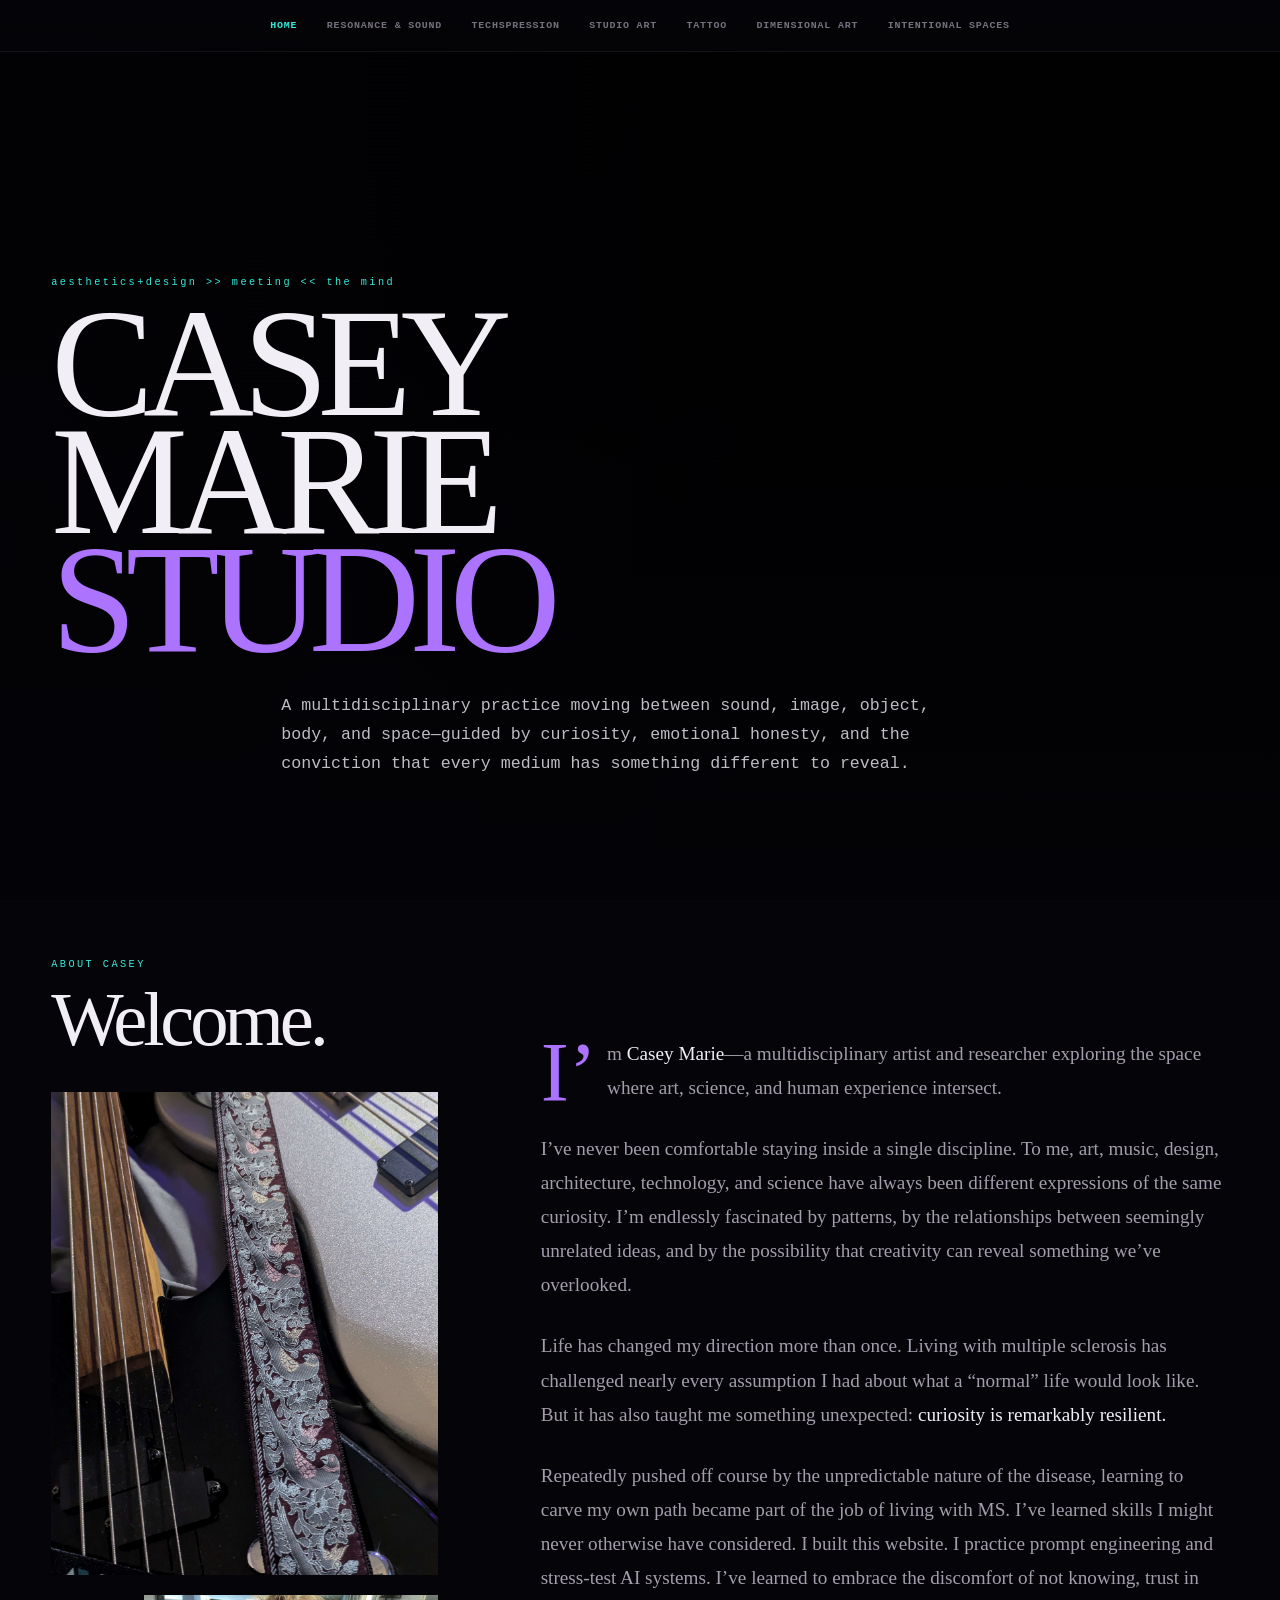
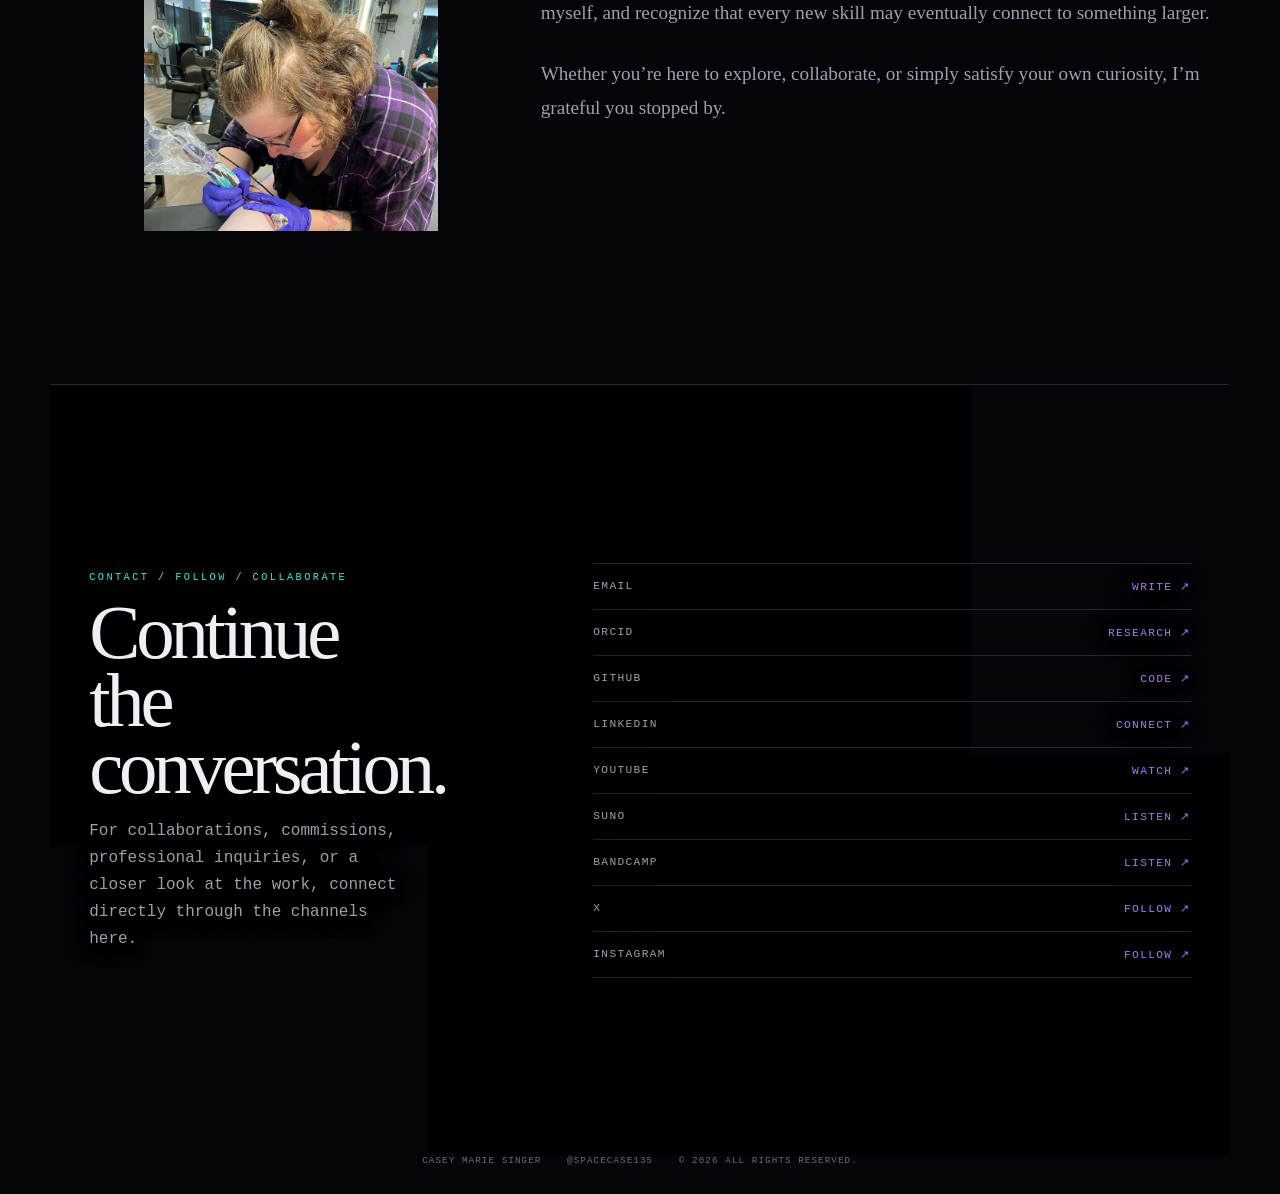
<file: index.html>
<!doctype html>
<html lang="en">
<head>
  <meta charset="utf-8">
  <meta name="viewport" content="width=device-width, initial-scale=1, viewport-fit=cover">
  <title>Casey Marie Studio</title>
  <meta name="description" content="The portfolio of Casey Marie Singer: sound, digital expression, studio art, tattoo, dimensional objects, and intentional spaces.">
  <meta name="author" content="Casey Marie Singer">
  <link rel="canonical" href="https://caseymarie.studio/">
  <link rel="icon" type="image/png" href="portfolio-media/home/favicon.png">
  <meta property="og:type" content="website">
  <meta property="og:title" content="Casey Marie Studio">
  <meta property="og:description" content="A multidisciplinary practice spanning sound, image, object, body, and space.">
  <meta property="og:url" content="https://caseymarie.studio/">
  <meta property="og:image" content="https://caseymarie.studio/portfolio-media/home/home1.jpg">
  <style>
    :root {
      --void: #050509;
      --paper: #f2eef6;
      --muted: #a49dac;
      --cyan: #35ead9;
      --violet: #ac73ff;
      --line: rgba(229, 220, 246, .16);
      --page: min(92vw, 1220px);
    }

    * { box-sizing: border-box; }
    html { scroll-behavior: smooth; }
    body {
      margin: 0;
      overflow-x: hidden;
      background: var(--void);
      color: var(--paper);
      font-family: "Courier New", Courier, monospace;
    }
    a { color: inherit; }
    .skip-link {
      position: fixed;
      top: -5rem;
      left: 1rem;
      z-index: 100;
      padding: .8rem 1rem;
      background: var(--paper);
      color: var(--void);
    }
    .skip-link:focus { top: 1rem; }

    nav {
      position: fixed;
      inset: 0 0 auto;
      z-index: 30;
      display: flex;
      align-items: center;
      justify-content: center;
      flex-wrap: wrap;
      gap: 9px 0;
      padding: 20px clamp(10px, 2.5vw, 28px);
      border-bottom: 1px solid rgba(255,255,255,.055);
      background: linear-gradient(to bottom, rgba(5,5,9,.94), rgba(5,5,9,.72));
      backdrop-filter: blur(12px);
    }
    nav a {
      margin: 0 clamp(7px, 1.15vw, 15px);
      color: #77717f;
      font-size: clamp(.56rem, .78vw, .7rem);
      font-weight: 700;
      letter-spacing: .08em;
      text-decoration: none;
      text-transform: uppercase;
      transition: color .2s;
    }
    nav a:hover,
    nav a:focus-visible,
    nav a.active { color: var(--cyan); }

    .hero {
      position: relative;
      min-height: 100svh;
      display: grid;
      align-items: end;
      overflow: hidden;
      isolation: isolate;
      padding: 130px max(4vw, 18px) clamp(72px, 10vw, 122px);
    }
    .hero-media,
    .hero-shade { position: absolute; inset: 0; }
    .hero-media { z-index: -3; }
    .hero-media img,
    .hero-media video {
      width: 100%;
      height: 100%;
      object-fit: contain;
      background: #000;
    }
    .hero-shade {
      z-index: -2;
      background:
        linear-gradient(180deg, rgba(3,3,7,.14), rgba(3,3,7,.18) 40%, rgba(3,3,7,.92) 100%),
        linear-gradient(90deg, rgba(3,3,7,.7), transparent 62%);
    }
    .hero::after {
      content: "";
      position: absolute;
      inset: 0;
      z-index: -1;
      pointer-events: none;
      opacity: .12;
      background-image: linear-gradient(rgba(255,255,255,.04) 1px, transparent 1px);
      background-size: 100% 4px;
    }
    .hero-copy { width: min(92vw, 1180px); margin: 0 auto; }
    .eyebrow,
    .section-kicker {
      margin: 0 0 1rem;
      color: var(--cyan);
      font-size: .64rem;
      letter-spacing: .24em;
      text-transform: uppercase;
    }
    h1 {
      max-width: 9ch;
      margin: 0;
      font: 400 clamp(4rem, 12vw, 9.6rem)/.77 Georgia, serif;
      letter-spacing: -.07em;
      text-transform: uppercase;
      text-wrap: balance;
    }
    h1 span { color: var(--violet); }
    .hero-declaration {
      max-width: 690px;
      margin: 2rem 0 0 clamp(0px, 18vw, 230px);
      color: rgba(242,238,246,.79);
      font-size: clamp(.84rem, 1.3vw, 1.04rem);
      line-height: 1.75;
    }
    .hero .eyebrow { text-transform: none; }

    .profile {
      width: var(--page);
      margin: auto;
      padding: clamp(34px, 4.5vw, 66px) 0 clamp(90px, 12vw, 170px);
      display: grid;
      grid-template-columns: minmax(240px, .72fr) minmax(0, 1.28fr);
      gap: clamp(42px, 8vw, 110px);
      border-bottom: 1px solid var(--line);
    }
    .profile-heading h2,
    .connect h2 {
      margin: 0;
      font: 400 clamp(2.7rem, 6vw, 5.8rem)/.88 Georgia, serif;
      letter-spacing: -.055em;
    }
    .profile-heading img {
      display: block;
      width: min(100%, 430px);
      margin-top: 2.4rem;
      aspect-ratio: 4 / 5;
      object-fit: cover;
      filter: saturate(.88) contrast(1.03);
    }
    .profile-heading img + img {
      width: min(76%, 330px);
      margin: 1.25rem 0 0 auto;
      aspect-ratio: 5 / 4;
      object-position: center 44%;
    }
    .profile-copy {
      align-self: center;
      color: var(--muted);
      font-family: Georgia, serif;
      font-size: clamp(1.06rem, 1.5vw, 1.3rem);
      line-height: 1.78;
    }
    .profile-copy p { margin: 0 0 1.4em; }
    .profile-copy p:first-child::first-letter {
      float: left;
      margin: .08em .12em 0 0;
      color: var(--violet);
      font-size: 4.4em;
      line-height: .72;
    }
    .profile-copy strong { color: var(--paper); font-weight: 400; }

    .contact-stage {
      display: grid;
      width: 100%;
      overflow: hidden;
    }
    .motion-pair {
      grid-area: 1 / 1;
      width: var(--page);
      margin: auto;
      padding: 0;
      display: grid;
      grid-template-columns: 1fr;
      gap: 0;
    }
    .motion-frame {
      position: relative;
      width: 78%;
      overflow: hidden;
      background: #000;
    }
    .motion-frame:first-child { z-index: 2; }
    .motion-frame:nth-child(2) {
      width: 68%;
      margin: clamp(-125px, -7vw, -62px) 0 0 auto;
      z-index: 1;
    }
    .motion-frame video {
      display: block;
      width: 100%;
      height: auto;
      max-height: 88svh;
      object-fit: contain;
      margin: auto;
    }
    .motion-label {
      position: absolute;
      left: 14px;
      bottom: 12px;
      padding: .45rem .58rem;
      color: rgba(242,238,246,.72);
      background: rgba(5,5,9,.66);
      font-size: .53rem;
      letter-spacing: .16em;
      text-transform: uppercase;
      backdrop-filter: blur(8px);
    }

    .connect {
      position: relative;
      z-index: 4;
      grid-area: 1 / 1;
      align-self: stretch;
      align-items: center;
      width: var(--page);
      margin: 0 auto;
      padding: clamp(42px, 7vw, 90px) 0;
      display: grid;
      grid-template-columns: minmax(240px, .75fr) minmax(0, 1.25fr);
      gap: clamp(38px, 8vw, 100px);
    }
    .connect-intro,
    .link-list {
      padding: clamp(22px, 3vw, 38px);
      border: 0;
      background: transparent;
      backdrop-filter: none;
      box-shadow: none;
      text-shadow: 0 2px 10px #000, 0 0 24px rgba(0,0,0,.9);
    }
    .connect-intro p:last-child {
      max-width: 420px;
      color: var(--muted);
      line-height: 1.7;
    }
    .link-list { display: grid; align-content: start; }
    .link-list a {
      display: flex;
      justify-content: space-between;
      gap: 1rem;
      padding: 1rem 0;
      border-bottom: 1px solid var(--line);
      color: var(--muted);
      font-size: .7rem;
      letter-spacing: .12em;
      text-decoration: none;
      text-transform: uppercase;
    }
    .link-list a:first-child { border-top: 1px solid var(--line); }
    .link-list a:hover,
    .link-list a:focus-visible { color: var(--cyan); }
    .link-list span:last-child { color: var(--violet); }

    footer {
      display: flex;
      justify-content: center;
      gap: clamp(10px, 2vw, 28px);
      width: var(--page);
      margin: auto;
      padding: 0 0 max(28px, env(safe-area-inset-bottom));
      color: #706a77;
      font-size: clamp(.38rem, .72vw, .58rem);
      letter-spacing: .12em;
      text-transform: uppercase;
      white-space: nowrap;
    }

    @media (max-width: 760px) {
      nav { position: absolute; padding-block: 14px; }
      nav a { margin-inline: 7px; font-size: .52rem; }
      .hero { min-height: 96svh; padding-top: 145px; }
      .hero-shade { background: linear-gradient(180deg, rgba(3,3,7,.16), rgba(3,3,7,.28) 44%, rgba(3,3,7,.95) 100%); }
      h1 { font-size: clamp(3.55rem, 19vw, 6.2rem); }
      .hero-declaration { margin-left: 0; max-width: 94%; }
      .profile,
      .connect { grid-template-columns: 1fr; }
      .profile-heading img { width: 74%; }
      .profile-heading img + img { width: 62%; }
      .motion-pair { width: 100%; grid-template-columns: 1fr; }
      .motion-frame,
      .motion-frame:nth-child(2) { width: 92%; }
      .motion-frame:nth-child(2) { margin: -22px 0 0 auto; }
      .connect { margin: 0 auto; align-self: center; }
      .connect-intro,
      .link-list { padding: 20px; }
      footer {
        gap: clamp(5px, 1.8vw, 10px);
        width: calc(100% - 16px);
        padding-inline: 8px;
        font-size: clamp(.31rem, 1.25vw, .46rem);
        letter-spacing: .06em;
      }
    }

    @media (prefers-reduced-motion: reduce) {
      html { scroll-behavior: auto; }
      .motion-frame video { display: none; }
      .motion-frame:first-child { background: url("portfolio-media/home/home2.jpg") center / cover; }
      .motion-frame:nth-child(2) { background: url("portfolio-media/home/home1.jpg") center 42% / cover; }
    }
  </style>
</head>
<body>
  <a class="skip-link" href="#profile">Skip to artist profile</a>

  <nav aria-label="Portfolio navigation">
    <a class="active" href="index.html" aria-current="page">Home</a>
    <a href="resonance.html">Resonance &amp; Sound</a>
    <a href="techspressionism.html">Techspression</a>
    <a href="studio.html">Studio Art</a>
    <a href="tattoo.html">Tattoo</a>
    <a href="dimensional.html">Dimensional Art</a>
    <a href="spaces.html">Intentional Spaces</a>
  </nav>

  <main>
    <section class="hero" aria-labelledby="page-title">
      <div class="hero-media" aria-hidden="true">
        <video class="ambient-video" data-speed="0.75" autoplay muted loop playsinline preload="metadata">
          <source src="portfolio-media/home/home4.mp4" type="video/mp4">
        </video>
      </div>
      <div class="hero-shade" aria-hidden="true"></div>
      <div class="hero-copy">
        <p class="eyebrow">aesthetics+design &gt;&gt; meeting &lt;&lt; the mind</p>
        <h1 id="page-title">Casey Marie <span>Studio</span></h1>
        <p class="hero-declaration">A multidisciplinary practice moving between sound, image, object, body, and space—guided by curiosity, emotional honesty, and the conviction that every medium has something different to reveal.</p>
      </div>
    </section>

    <section id="profile" class="profile" aria-labelledby="profile-title">
      <div class="profile-heading">
        <p class="section-kicker">About Casey</p>
        <h2 id="profile-title">Welcome.</h2>
        <img src="portfolio-media/home/home2.jpg" alt="Close view of instruments and a woven guitar strap in Casey Marie Singer’s studio" loading="lazy">
        <img src="portfolio-media/home/home1.jpg" alt="Casey Marie Singer concentrating while creating a tattoo" loading="lazy">
      </div>
      <div class="profile-copy">
        <p>I’m <strong>Casey Marie</strong>—a multidisciplinary artist and researcher exploring the space where art, science, and human experience intersect.</p>
        <p>I’ve never been comfortable staying inside a single discipline. To me, art, music, design, architecture, technology, and science have always been different expressions of the same curiosity. I’m endlessly fascinated by patterns, by the relationships between seemingly unrelated ideas, and by the possibility that creativity can reveal something we’ve overlooked.</p>
        <p>Life has changed my direction more than once. Living with multiple sclerosis has challenged nearly every assumption I had about what a “normal” life would look like. But it has also taught me something unexpected: <strong>curiosity is remarkably resilient.</strong></p>
        <p>Repeatedly pushed off course by the unpredictable nature of the disease, learning to carve my own path became part of the job of living with MS. I’ve learned skills I might never otherwise have considered. I built this website. I practice prompt engineering and stress-test AI systems. I’ve learned to embrace the discomfort of not knowing, trust in myself, and recognize that every new skill may eventually connect to something larger.</p>
        <p>Whether you’re here to explore, collaborate, or simply satisfy your own curiosity, I’m grateful you stopped by.</p>
      </div>
    </section>

    <section class="contact-stage" aria-label="Contact and moving studio studies">
      <div class="motion-pair" aria-hidden="true">
      <div class="motion-frame">
        <video class="ambient-video" data-speed="0.75" autoplay muted loop playsinline preload="none">
          <source src="portfolio-media/home/home3.mp4" type="video/mp4">
        </video>
      </div>
      <div class="motion-frame">
        <video class="ambient-video" data-speed="1" autoplay muted loop playsinline preload="none">
          <source src="portfolio-media/home/home5.mp4" type="video/mp4">
        </video>
      </div>
      </div>

      <div class="connect" aria-labelledby="connect-title">
      <div class="connect-intro">
        <p class="section-kicker">Contact / Follow / Collaborate</p>
        <h2 id="connect-title">Continue the conversation.</h2>
        <p>For collaborations, commissions, professional inquiries, or a closer look at the work, connect directly through the channels here.</p>
      </div>
      <div class="link-list">
        <a href="mailto:spacecase135@outlook.com"><span>Email</span><span>Write ↗</span></a>
        <a href="https://orcid.org/0009-0002-5804-8915" target="_blank" rel="me noopener"><span>ORCID</span><span>Research ↗</span></a>
        <a href="https://github.com/spacecase135" target="_blank" rel="me noopener"><span>GitHub</span><span>Code ↗</span></a>
        <a href="https://www.linkedin.com/in/caseymarieroy" target="_blank" rel="me noopener"><span>LinkedIn</span><span>Connect ↗</span></a>
        <a href="https://youtube.com/@spacecase135" target="_blank" rel="me noopener"><span>YouTube</span><span>Watch ↗</span></a>
        <a href="https://suno.com/@spacecase135" target="_blank" rel="me noopener"><span>Suno</span><span>Listen ↗</span></a>
        <a href="https://shehitgroundzero.bandcamp.com/" target="_blank" rel="me noopener"><span>Bandcamp</span><span>Listen ↗</span></a>
        <a href="https://x.com/SpaceCase135" target="_blank" rel="me noopener"><span>X</span><span>Follow ↗</span></a>
        <a href="https://www.instagram.com/spacecase135" target="_blank" rel="me noopener"><span>Instagram</span><span>Follow ↗</span></a>
      </div>
      </div>
    </section>
  </main>

  <footer>
    <span>CASEY MARIE SINGER</span>
    <span>@SPACECASE135</span>
    <span>© 2026 ALL RIGHTS RESERVED.</span>
  </footer>
  <script>
    document.querySelectorAll(".ambient-video").forEach(video => {
      video.defaultMuted = true;
      video.muted = true;
      video.addEventListener("loadedmetadata", () => {
        video.playbackRate = Number(video.dataset.speed || 0.5);
      });
    });
  </script>
</body>
</html>
</file>
